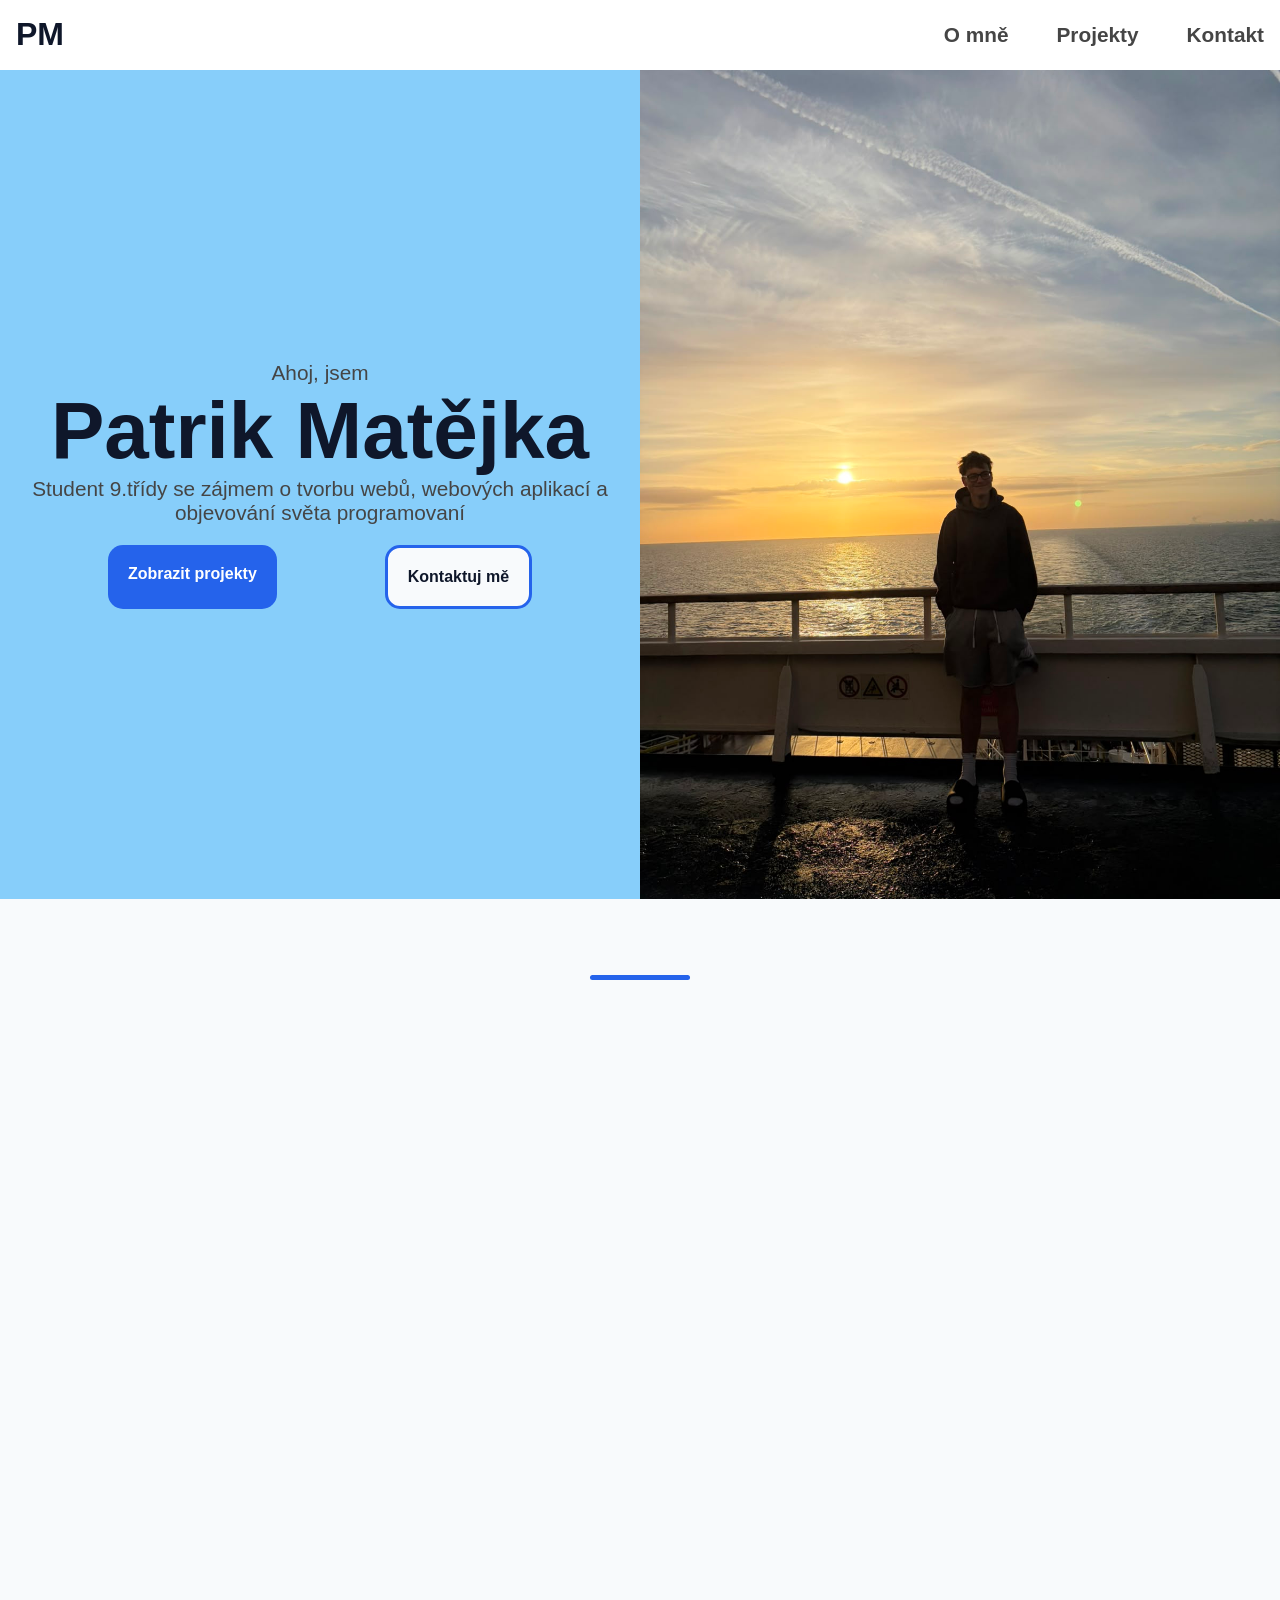
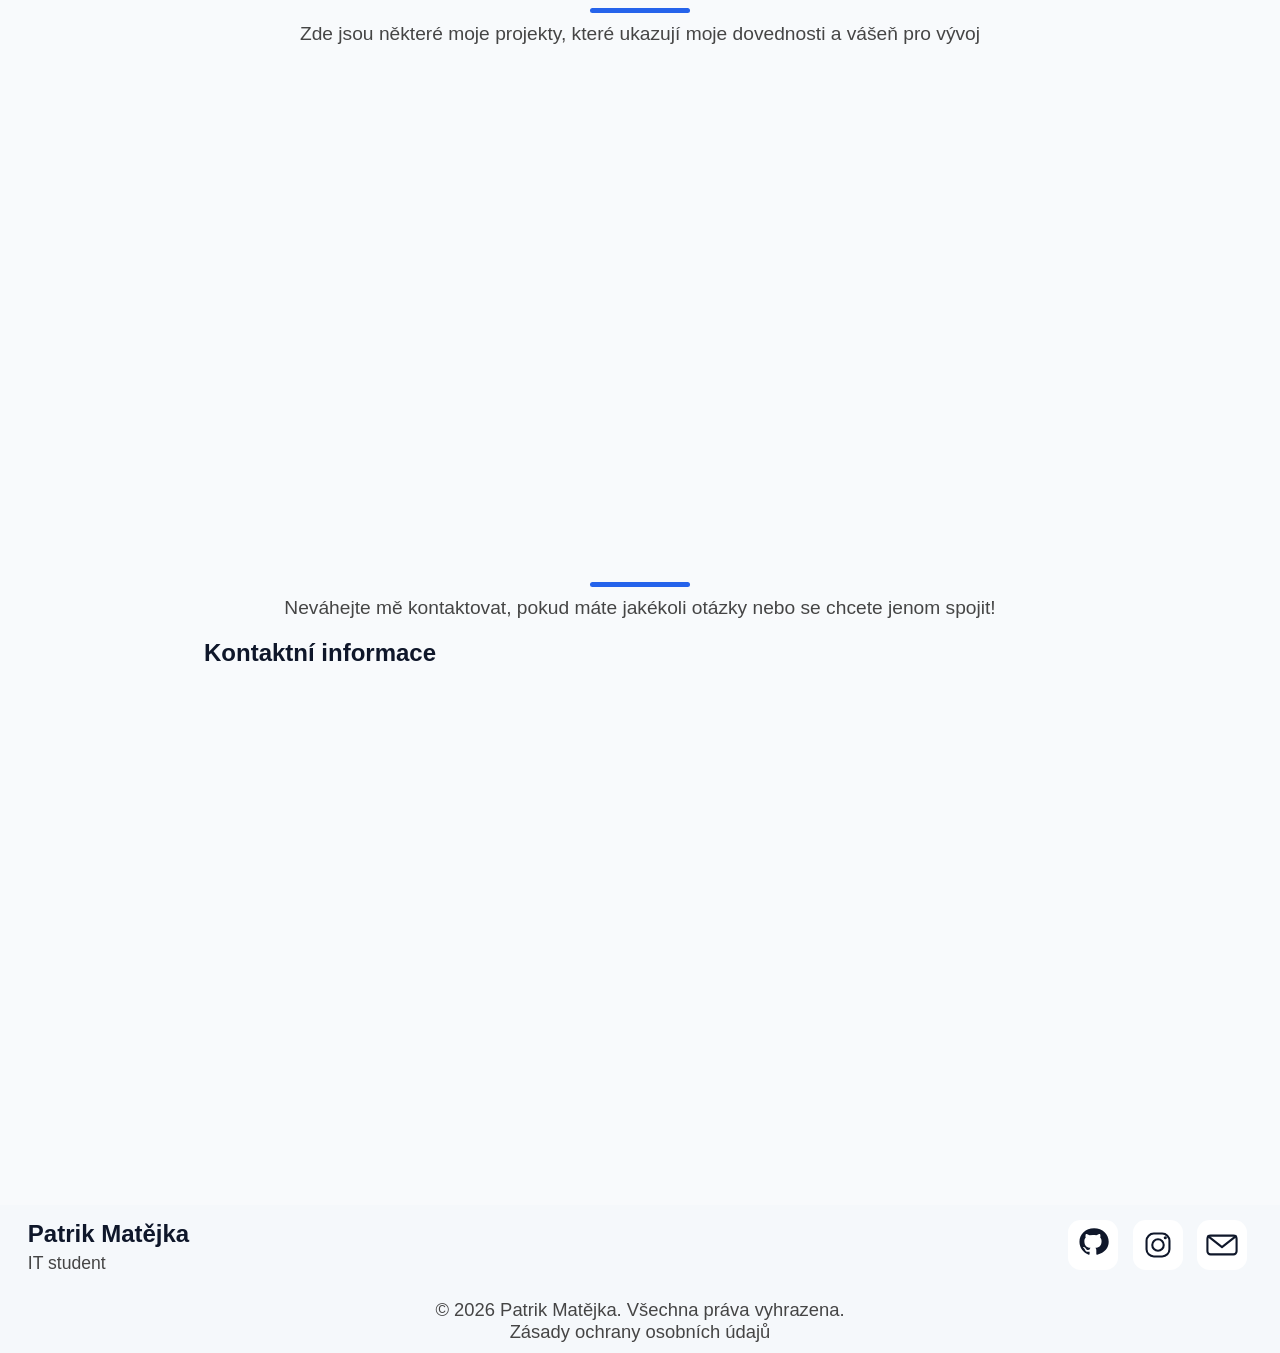
<file: index.html>
<!DOCTYPE html>
<html lang="cs">

<head>
    <meta charset="UTF-8">
    <meta name="viewport" content="width=device-width, initial-scale=1.0">
    <title>Patrik Matějka - Webový vývojář</title>
    <link rel="icon" type="image/png" href="photos-icons/favicon-96x96.png" sizes="96x96" />
    <link rel="icon" type="image/svg+xml" href="photos-icons/favicon.svg" />
    <link rel="shortcut icon" href="photos-icons/favicon.ico" />
    <link rel="apple-touch-icon" sizes="180x180" href="photos-icons/apple-touch-icon.png" />
    <meta name="apple-mobile-web-app-title" content="Patrik Matějka" />

    <!-- Umami Cloud -->
    <script defer src="https://cloud.umami.is/script.js"
        data-website-id="3ab436de-a758-4b66-95af-1b18e66c7a40"></script>

    <meta name="description"
        content="Jsem Patrik Matějka, student a webový vývojář z Prahy. Tvořím weby a webové aplikace v HTML, CSS a JavaScriptu. Podívej se na moje projekty.">
    <meta name="author" content="Patrik Matějka">
    <meta name="robots" content="index, follow">
    <link rel="canonical" href="https://patrikmatejka.cz/">

    <!-- Open Graph -->
    <meta property="og:title" content="Patrik Matějka – Webový vývojář & Programátor">
    <meta property="og:description"
        content="Student a webový vývojář z Prahy. Tvořím weby a webové aplikace v HTML, CSS a JavaScriptu.">
    <meta property="og:image" content="https://patrikmatejka.cz/photos-icons/myphoto-1.jpeg">
    <meta property="og:url" content="https://patrikmatejka.cz/">
    <meta property="og:type" content="website">
    <meta property="og:locale" content="cs_CZ">

    <!-- Twitter/X Card -->
    <meta name="twitter:card" content="summary_large_image">
    <meta name="twitter:title" content="Patrik Matějka – Webový vývojář">
    <meta name="twitter:description" content="Student a webový vývojář z Prahy. Tvořím weby a webové aplikace.">
    <meta name="twitter:image" content="https://patrikmatejka.cz/photos-icons/myphoto-1.jpeg">
    <!-- External CSS -->
    <link rel="stylesheet" href="css/style.css">
</head>

<body>
    <!-- === Navbar === -->
    <nav>
        <p><a href="#domu">PM</a></p>
        <div class="hamburger">
            <div class="bar1"></div>
            <div class="bar2"></div>
            <div class="bar3"></div>
        </div>
        <ul class="navbar-links">
            <li><a href="#omne">O mně</a></li>
            <li><a href="#portfolio">Projekty</a></li>
            <li><a href="#kontakt">Kontakt</a></li>
        </ul>
    </nav>
    <!-- === Header === -->
    <header id="domu">
        <div class="header-text">
            <p>Ahoj, jsem </p>
            <h1>Patrik Matějka</h1>
            <p>Student 9.třídy se zájmem o tvorbu webů, webových aplikací a objevování světa programovaní</p>
            <div class="btn-container-header">
                <a href="#portfolio" class="btn-to-portfolio">Zobrazit projekty</a>
                <a href="#kontakt" class="btn-to-contact">Kontaktuj mě</a>
            </div>
        </div>
        <img class="header-img" src="photos-icons/myphoto-1.jpeg" alt="Fotka Patrika Matějky">
    </header>
    <!-- === O mně === -->
    <section class="omne-container" id="omne">
        <h2 class="fade-up">O mně</h2>
        <div class="underline"></div>
        <div class="omne-content-container">
            <div class="omne-text fade-up">
                <div class="omne-text-1">
                    Jmenuji se Patrik Matějka a jsem studentem 9.třídy s vášní pro programování. Baví mě vytvářet weby a
                    interaktivní webové aplikace.
                </div>
                <div class="omne-text-1">
                    Když zrovna neprogramuji, tak hraju hry nebo jsem na baseballovém hřišti. Věřím v neustálé učení a
                    vždy hledám nové výzvy, kterým čelit.
                </div>
            </div>
            <div class="omne-cards">
                <div class="omne-card fade-up"><svg xmlns="http://www.w3.org/2000/svg" viewBox="0 0 24 24" width="48"
                        height="48">
                        <rect width="24" height="24" rx="6" fill="#e8eeff" />
                        <text x="12" y="17" text-anchor="middle" font-size="11" fill="#4466ff">&lt;/&gt;</text>
                    </svg>
                    <div class="omne-card-content">
                        <h3>Programování</h3>
                        <p>Tvorba webů a webových aplikacích</p>
                    </div>
                </div>
                <div class="omne-card fade-up"><svg xmlns="http://www.w3.org/2000/svg" viewBox="0 0 48 48" width="50"
                        height="50">
                        <rect width="48" height="48" rx="14" fill="#e8eeff" />
                        <g transform="translate(8, 12)">
                            <rect x="2" y="6" width="28" height="16" rx="8" fill="none" stroke="#2855d8"
                                stroke-width="2" />
                            <line x1="8" y1="11" x2="8" y2="17" stroke="#2855d8" stroke-width="2"
                                stroke-linecap="round" />
                            <line x1="5" y1="14" x2="11" y2="14" stroke="#2855d8" stroke-width="2"
                                stroke-linecap="round" />
                            <circle cx="22" cy="12" r="1.5" fill="#2855d8" />
                            <circle cx="25" cy="15" r="1.5" fill="#2855d8" />
                        </g>
                    </svg>
                    <div class="omne-card-content">
                        <h3>Hraní her</h3>
                        <p>Rád hraji hry jak na telefonu, tak i na počítači</p>
                    </div>
                </div>
                <div class="omne-card fade-up"><svg xmlns="http://www.w3.org/2000/svg" viewBox="0 0 48 48" width="50"
                        height="50">
                        <rect width="48" height="48" rx="14" fill="#e8eeff" />
                        <g transform="translate(10, 9)">
                            <path d="M4 2 H24 V14 C24 20 14 24 14 24 C14 24 4 20 4 14 Z" fill="none" stroke="#2855d8"
                                stroke-width="2" stroke-linejoin="round" />
                            <path d="M4 5 C4 5 0 5 0 9 C0 13 4 13 4 13" fill="none" stroke="#2855d8" stroke-width="2" />
                            <path d="M24 5 C24 5 28 5 28 9 C28 13 24 13 24 13" fill="none" stroke="#2855d8"
                                stroke-width="2" />
                            <line x1="14" y1="24" x2="14" y2="28" stroke="#2855d8" stroke-width="2"
                                stroke-linecap="round" />
                            <line x1="9" y1="28" x2="19" y2="28" stroke="#2855d8" stroke-width="2"
                                stroke-linecap="round" />
                        </g>
                    </svg>
                    <div class="omne-card-content">
                        <h3>Baseball</h3>
                        <p>Hraju za tým Tempo Praha U15</p>
                    </div>
                </div>
            </div>
        </div>
    </section>
    <!-- === Portfolio === -->
    <section class="portfolio-container" id="portfolio">
        <h2 class="fade-up">Projekty</h2>
        <div class="underline"></div>
        <p>Zde jsou některé moje projekty, které ukazují moje dovednosti a vášeň pro vývoj</p>
        <div class="portfolio-cards">
            <div class="portfolio-card fade-up">
                <img src="/photos-icons/MyWebsite.png" alt="Fotka mého osobního webu" loading="lazy">
                <div class="portfolio-card-content">
                    <h3>Můj osobní web</h3>
                    <p>Responzivní osobní web. Obsahuje kontaktní formulář napojený na Google Sheets.</p>
                    <div class="stack-container">
                        <span class="stack">HTML</span>
                        <span class="stack">CSS</span>
                        <span class="stack">JavaScript</span>
                        <span class="stack">Sheets</span>
                    </div>
                    <div class="portfolio-card-link-container">
                        <a href="https://github.com/Matejda1/MyWebsite" class="portfolio-link"
                            data-umami-event="MyWebsiteCode">
                            <svg class="link-icon" xmlns="http://www.w3.org/2000/svg" viewBox="0 0 24 24" width="20"
                                height="20" fill="currentColor">
                                <path
                                    d="M12 0C5.37 0 0 5.37 0 12c0 5.3 3.44 9.8 8.21 11.39.6.11.82-.26.82-.58v-2.03c-3.34.73-4.04-1.61-4.04-1.61-.55-1.39-1.34-1.76-1.34-1.76-1.09-.74.08-.73.08-.73 1.2.08 1.84 1.24 1.84 1.24 1.07 1.83 2.81 1.3 3.5 1 .11-.78.42-1.3.76-1.6-2.67-.3-5.47-1.33-5.47-5.93 0-1.31.47-2.38 1.24-3.22-.14-.3-.54-1.52.1-3.18 0 0 1.01-.32 3.3 1.23a11.5 11.5 0 0 1 3-.4c1.02 0 2.04.14 3 .4 2.29-1.55 3.3-1.23 3.3-1.23.64 1.66.24 2.88.12 3.18.77.84 1.23 1.91 1.23 3.22 0 4.61-2.81 5.63-5.49 5.92.43.37.82 1.1.82 2.22v3.29c0 .32.21.7.83.58C20.57 21.8 24 17.3 24 12c0-6.63-5.37-12-12-12z" />
                            </svg>
                            Kód
                        </a>
                        <a href="https://patrikmatejka.cz/" class="portfolio-link" data-umami-event="MyWebsiteDemo">
                            <svg class="link-icon" xmlns="http://www.w3.org/2000/svg" viewBox="0 0 24 24" width="20"
                                height="20" fill="none" stroke="currentColor" stroke-width="2" stroke-linecap="round"
                                stroke-linejoin="round">
                                <path d="M18 13v6a2 2 0 0 1-2 2H5a2 2 0 0 1-2-2V8a2 2 0 0 1 2-2h6" />
                                <polyline points="15 3 21 3 21 9" />
                                <line x1="10" y1="14" x2="21" y2="3" />
                            </svg>
                            Demo
                        </a>
                    </div>
                </div>
            </div>
            <div class="portfolio-card fade-up">
                <img src="/photos-icons/ElementsQuiz.png" alt="Fotka webu Elements-Quiz" loading=" lazy">
                <div class="portfolio-card-content">
                    <h3>Kvíz chemických prvků</h3>
                    <p>Interaktivní vzdělávací nástroj určený k pomoci studentům naučit se prvky a jejich značky.</p>
                    <div class="stack-container">
                        <span class="stack">HTML</span><span class="stack">CSS</span><span
                            class="stack">JavaScript</span>
                    </div>
                    <div class="portfolio-card-link-container">
                        <a href="https://github.com/Matejda1/Elements-Quiz" class="portfolio-link"
                            data-umami-event="ElementsQuizCode">
                            <svg class="link-icon" xmlns="http://www.w3.org/2000/svg" viewBox="0 0 24 24" width="20"
                                height="20" fill="currentColor">
                                <path
                                    d="M12 0C5.37 0 0 5.37 0 12c0 5.3 3.44 9.8 8.21 11.39.6.11.82-.26.82-.58v-2.03c-3.34.73-4.04-1.61-4.04-1.61-.55-1.39-1.34-1.76-1.34-1.76-1.09-.74.08-.73.08-.73 1.2.08 1.84 1.24 1.84 1.24 1.07 1.83 2.81 1.3 3.5 1 .11-.78.42-1.3.76-1.6-2.67-.3-5.47-1.33-5.47-5.93 0-1.31.47-2.38 1.24-3.22-.14-.3-.54-1.52.1-3.18 0 0 1.01-.32 3.3 1.23a11.5 11.5 0 0 1 3-.4c1.02 0 2.04.14 3 .4 2.29-1.55 3.3-1.23 3.3-1.23.64 1.66.24 2.88.12 3.18.77.84 1.23 1.91 1.23 3.22 0 4.61-2.81 5.63-5.49 5.92.43.37.82 1.1.82 2.22v3.29c0 .32.21.7.83.58C20.57 21.8 24 17.3 24 12c0-6.63-5.37-12-12-12z" />
                            </svg>
                            Kód
                        </a>
                        <a href="https://matejda1.github.io/Elements-Quiz/Vzorecky" class="portfolio-link"
                            data-umami-event="ElementsQuizDemo">
                            <svg class="link-icon" xmlns="http://www.w3.org/2000/svg" viewBox="0 0 24 24" width="20"
                                height="20" fill="none" stroke="currentColor" stroke-width="2" stroke-linecap="round"
                                stroke-linejoin="round">
                                <path d="M18 13v6a2 2 0 0 1-2 2H5a2 2 0 0 1-2-2V8a2 2 0 0 1 2-2h6" />
                                <polyline points="15 3 21 3 21 9" />
                                <line x1="10" y1="14" x2="21" y2="3" />
                            </svg>
                            Demo
                        </a>
                    </div>
                </div>
            </div>
        </div>
    </section>
    <!-- === Kontakt === -->
    <section class="contact" id="kontakt">
        <h2 class="fade-up">Kontaktujte mě</h2>
        <div class="underline"></div>
        <p>Neváhejte mě kontaktovat, pokud máte jakékoli otázky nebo se chcete jenom spojit!</p>
        <div class="contact-content-container">
            <div class="contact-content-info">
                <h3>Kontaktní informace</h3>
                <a href="mailto:info@patrikmatejka.cz" data-umami-event="ContactEmail">
                    <div class="contact-card fade-up">
                        <svg xmlns="http://www.w3.org/2000/svg" viewBox="0 0 48 48" width="50" height="50">
                            <rect width="48" height="48" rx="14" fill="#e8eeff" />
                            <rect x="10" y="14" width="28" height="20" rx="3" fill="none" stroke="#2855d8"
                                stroke-width="2" />
                            <polyline points="10,14 24,26 38,14" fill="none" stroke="#2855d8" stroke-width="2"
                                stroke-linejoin="round" />
                        </svg>
                        <div class="contact-card-content">
                            <p class="contact-card-title">Email</p>
                            <p class="contact-card-info-text">info@patrikmatejka.cz</p>
                        </div>
                    </div>
                </a>
                <a href="https://www.instagram.com/mistr_matejda/" data-umami-event="ContactInstagram">
                    <div class="contact-card fade-up">
                        <svg xmlns="http://www.w3.org/2000/svg" viewBox="0 0 48 48" width="50" height="50">
                            <rect width="48" height="48" rx="14" fill="#e8eeff" />
                            <rect x="12" y="12" width="24" height="24" rx="7" fill="none" stroke="#2855d8"
                                stroke-width="2" />
                            <circle cx="24" cy="24" r="6" fill="none" stroke="#2855d8" stroke-width="2" />
                            <circle cx="31.5" cy="16.5" r="1.5" fill="#2855d8" />
                        </svg>
                        <div class="contact-card-content">
                            <p class="contact-card-title">Instagram</p>
                            <p class="contact-card-info-text">@mistr_matejda</p>
                        </div>
                    </div>
                </a>
                <a href="https://discord.gg/YFD2nmJeun" data-umami-event="ContactDiscord">
                    <div class="contact-card fade-up">
                        <svg xmlns="http://www.w3.org/2000/svg" viewBox="0 0 48 48" width="50" height="50">
                            <rect width="48" height="48" rx="14" fill="#e8eeff" />
                            <path
                                d="M24 12 C16 12 10 17 10 23 C10 27 12.5 30.5 17 32.5 L15 37 L22 34 C22.6 34.1 23.3 34.2 24 34.2 C32 34.2 38 29.2 38 23 C38 17 32 12 24 12 Z"
                                fill="none" stroke="#2855d8" stroke-width="2" stroke-linejoin="round" />
                        </svg>
                        <div class="contact-card-content">
                            <p class="contact-card-title">Discord</p>
                            <p class="contact-card-info-text">Připojit se na server</p>
                        </div>
                    </div>
                </a>
            </div>
            <div class="contact-form fade-up">
                <h3>Pošlete mi zprávu</h3>
                <form id="contact-form" method="post"
                    action="https://script.google.com/macros/s/AKfycbztQ-FtQQVU8nVSFW3nw4bWiUqEK07-Dh3P06Pc-l7htxsN2pTFbWl1QO2HwCTyJEe8/exec">
                    <div>
                        <label for="name">Jméno</label>
                        <input id="name-input" class="input-js" name="name" type="text" placeholder="Vaše jméno"
                            required>
                    </div>
                    <div>
                        <label for="email">Email</label>
                        <input id="email-input" class="input-js" name="email" type="email"
                            placeholder="vas.email@priklad.cz" required>
                    </div>
                    <div>
                        <label for="message">Zpráva</label>
                        <textarea id="message-input" class="input-js" name="message"
                            placeholder="Vaše zpráva..."></textarea>
                    </div>
                    <input type="text" name="honeypot" id="honeypot" style="display: none;" tabindex="-1"
                        autocomplete="off">
                    <button id="submitBtn" type="submit" data-umami-event="ContactSubmit">Odeslat zprávu</button>
                </form>
            </div>
        </div>
    </section>
    <!-- === Footer === -->
    <footer>
        <div class="footer-content">
            <div class="footer-content-text">
                <h3>Patrik Matějka</h3>
                <p>IT student</p>
            </div>
            <div class="footer-content-icons">
                <a href="https://github.com/Matejda1" data-umami-event="FooterGithub">
                    <svg xmlns="http://www.w3.org/2000/svg" viewBox="0 0 48 48" width="50" height="50">
                        <rect width="48" height="48" rx="12" fill="#f1f3f5" />
                        <path transform="translate(11, 8) scale(1.08)"
                            d="M13 0C5.37 0 0 5.37 0 12c0 5.3 3.44 9.8 8.21 11.39.6.11.82-.26.82-.58v-2.03c-3.34.73-4.04-1.61-4.04-1.61-.55-1.39-1.34-1.76-1.34-1.76-1.09-.74.08-.73.08-.73 1.2.08 1.84 1.24 1.84 1.24 1.07 1.83 2.81 1.3 3.5 1 .11-.78.42-1.3.76-1.6-2.67-.3-5.47-1.33-5.47-5.93 0-1.31.47-2.38 1.24-3.22-.14-.3-.54-1.52.1-3.18 0 0 1.01-.32 3.3 1.23a11.5 11.5 0 0 1 3-.4c1.02 0 2.04.14 3 .4 2.29-1.55 3.3-1.23 3.3-1.23.64 1.66.24 2.88.12 3.18.77.84 1.23 1.91 1.23 3.22 0 4.61-2.81 5.63-5.49 5.92.43.37.82 1.1.82 2.22v3.29c0 .32.21.7.83.58C22.57 21.8 26 17.3 26 12 26 5.37 20.63 0 13 0z"
                            fill="#0F172A" />
                    </svg>
                </a>
                <a href="https://www.instagram.com/mistr_matejda/" data-umami-event="FooterInstagram">
                    <svg xmlns="http://www.w3.org/2000/svg" viewBox="0 0 48 48" width="50" height="50">
                        <rect width="48" height="48" rx="12" fill="#f1f3f5" />
                        <rect x="13" y="13" width="22" height="22" rx="7" fill="none" stroke="#0F172A"
                            stroke-width="2" />
                        <circle cx="24" cy="24" r="5.5" fill="none" stroke="#0F172A" stroke-width="2" />
                        <circle cx="31" cy="17" r="1.5" fill="#0F172A" />
                    </svg>
                </a>
                <a href="mailto:info@patrikmatejka.cz" data-umami-event="FooterEmail">
                    <svg xmlns="http://www.w3.org/2000/svg" viewBox="0 0 48 48" width="50" height="50">
                        <rect width="48" height="48" rx="12" fill="#f1f3f5" />
                        <rect x="10" y="15" width="28" height="18" rx="3" fill="none" stroke="#0F172A"
                            stroke-width="2" />
                        <polyline points="10,15 24,26 38,15" fill="none" stroke="#0F172A" stroke-width="2"
                            stroke-linejoin="round" />
                    </svg>
                </a>
            </div>
        </div>
        <div class="footer-oficials">
            <p>© <span class="footer-year"></span> Patrik Matějka. Všechna práva vyhrazena.</p>
            <a href="Privacy-policy.html" data-umami-event="FooterPrivacyPolicy">Zásady ochrany osobních údajů</a>
        </div>
    </footer>

    <!-- Alert -->
    <div class="alert" style="display: none;">
        <div class="all-contentA">
            <h2 class="titleA"></h2>
            <div class="contentA">
                <p class="text"></p>
                <button class="confirmABtn"></button>
            </div>
        </div>
    </div>

    <script src="js/main.js" defer></script>

    <script type="application/ld+json">
        {
        "@context": "https://schema.org",
        "@type": "Person",
        "name": "Patrik Matějka",
        "url": "https://www.patrikmatejka.cz",
        "email": "info@patrikmatejka.cz",
        "jobTitle": "Webový vývojář",
        "description": "Student a webový vývojář z Prahy se zaměřením na HTML, CSS a JavaScript.",
        "sameAs": [
            "https://github.com/Matejda1",
            "https://www.instagram.com/mistr_matejda/"
        ]
    }
    </script>
</body>

</html>
</file>
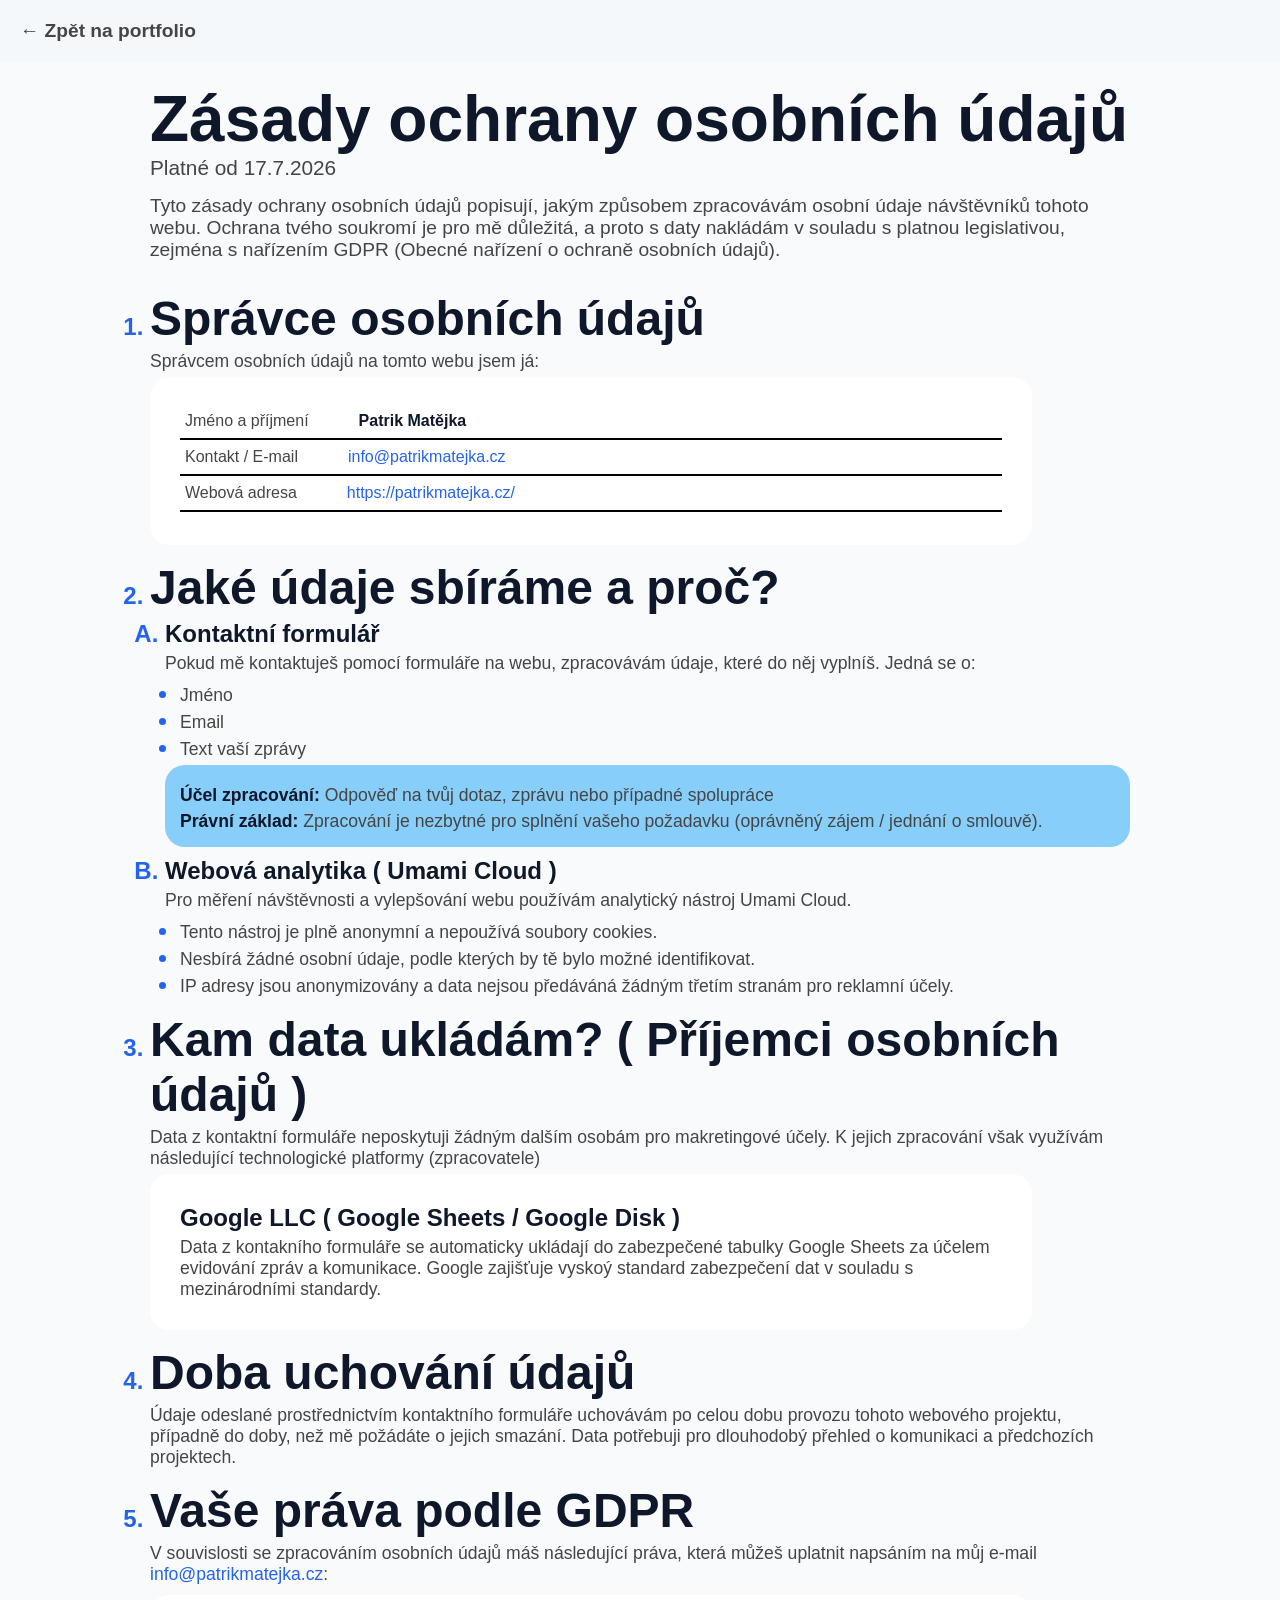
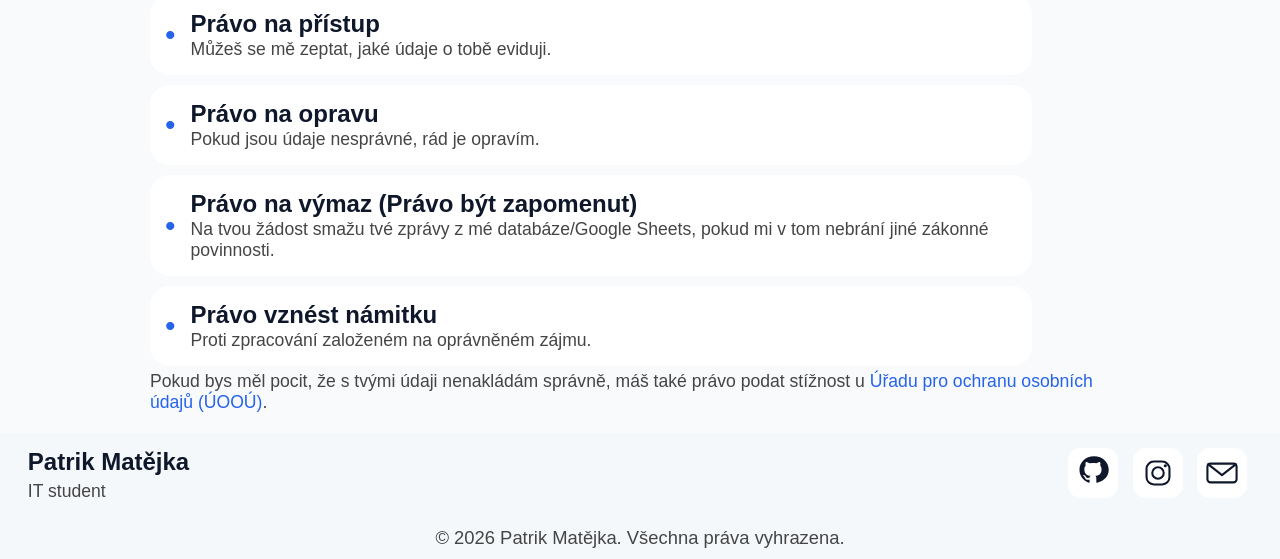
<file: Privacy-policy.html>
<!DOCTYPE html>
<html lang="en">

<head>
    <meta charset="UTF-8">
    <meta name="viewport" content="width=device-width, initial-scale=1.0">
    <title>Privacy-policy</title>
    <link rel="icon" type="image/png" href="photos-icons/favicon-96x96.png" sizes="96x96" />
    <link rel="icon" type="image/svg+xml" href="photos-icons/favicon.svg" />
    <link rel="shortcut icon" href="photos-icons/favicon.ico" />
    <link rel="apple-touch-icon" sizes="180x180" href="photos-icons/apple-touch-icon.png" />
    <meta name="apple-mobile-web-app-title" content="Patrik Matějka" />

    <link rel="stylesheet" href="css/privacy-policy.css">
</head>

<body>
    <nav>
        <a href="https://patrikmatejka.cz/">← Zpět na portfolio</a>
    </nav>
    <section>
        <div>
            <h1>Zásady ochrany osobních údajů</h1>
            <p class="fromDate">Platné od 17.7.2026</p>
            <p class="titleText">Tyto zásady ochrany osobních údajů popisují, jakým způsobem zpracovávám osobní údaje
                návštěvníků tohoto
                webu.
                Ochrana tvého soukromí je pro mě důležitá, a proto s daty nakládám v souladu s platnou legislativou,
                zejména
                s
                nařízením GDPR (Obecné nařízení o ochraně osobních údajů).</p>

            <ol>
                <li class="firstItem">
                    <h2>Správce osobních údajů</h2>
                    <p>Správcem osobních údajů na tomto webu jsem já:</p>
                    <div>
                        <div>
                            <p>Jméno a příjmení</p>
                            <p><strong>Patrik Matějka</strong></p>
                        </div>
                        <hr>
                        <div>
                            <p>Kontakt / E-mail</p>
                            <a href="mailto:info@patrikmatejka.cz">info@patrikmatejka.cz</a>
                        </div>
                        <hr>
                        <div>
                            <p>Webová adresa</p>
                            <a href="https://patrikmatejka.cz/">https://patrikmatejka.cz/</a>
                        </div>
                        <hr>
                    </div>
                </li>
                <li class="secondItem">
                    <h2>Jaké údaje sbíráme a proč?</h2>
                    <ol style="list-style-type: upper-alpha;">
                        <li class="firstInSecond">
                            <h4>Kontaktní formulář</h4>
                            <p>Pokud mě kontaktuješ pomocí formuláře na webu, zpracovávám údaje, které do něj vyplníš.
                                Jedná se o:</p>
                            <ul>
                                <li>Jméno</li>
                                <li>Email</li>
                                <li>Text vaší zprávy</li>
                            </ul>
                            <div>
                                <p><strong>Účel zpracování:</strong> Odpověď na tvůj dotaz, zprávu nebo případné
                                    spolupráce
                                </p>
                                <p><strong>Právní základ:</strong> Zpracování je nezbytné pro splnění vašeho požadavku
                                    (oprávněný zájem / jednání o smlouvě).</p>
                            </div>
                        </li>
                        <li class="secondInSecond">
                            <h4>Webová analytika ( Umami Cloud )</h4>
                            <p>Pro měření návštěvnosti a vylepšování webu používám analytický nástroj Umami Cloud.</p>
                            <ul>
                                <li>Tento nástroj je plně anonymní a nepoužívá soubory cookies.</li>
                                <li>Nesbírá žádné osobní údaje, podle kterých by tě bylo možné identifikovat.</li>
                                <li>IP adresy jsou anonymizovány a data nejsou předáváná žádným třetím stranám pro
                                    reklamní
                                    účely.</li>
                            </ul>
                        </li>
                    </ol>
                </li>
                <li class="thirdItem">
                    <h2>Kam data ukládám? ( Příjemci osobních údajů )</h2>
                    <p>Data z kontaktní formuláře neposkytuji žádným dalším osobám pro makretingové účely. K jejich
                        zpracování
                        však využívám následující technologické platformy (zpracovatele)</p>
                    <div>
                        <h4>Google LLC ( Google Sheets / Google Disk )</h4>
                        <p>Data z kontakního formuláře se automaticky ukládají do zabezpečené tabulky Google Sheets za
                            účelem
                            evidování zpráv a komunikace. Google zajišťuje vyskoý standard zabezpečení dat v souladu s
                            mezinárodními standardy.</p>
                    </div>
                </li>
                <li class="fourthItem">
                    <h2>Doba uchování údajů</h2>
                    <p>Údaje odeslané prostřednictvím kontaktního formuláře uchovávám po celou dobu provozu tohoto
                        webového
                        projektu, případně do doby, než mě požádáte o jejich smazání. Data potřebuji pro dlouhodobý
                        přehled o
                        komunikaci a předchozích projektech.</p>
                </li>
                <li class="fifthItem">
                    <h2>Vaše práva podle GDPR</h2>
                    <p>V souvislosti se zpracováním osobních údajů máš následující práva, která můžeš uplatnit napsáním
                        na
                        můj
                        e-mail <a href="mailto:info@patrikmatejka.cz">info@patrikmatejka.cz</a>:</p>
                    <ul>
                        <li>
                            <div>
                                <h4>Právo na přístup</h4>
                                <p>Můžeš se mě zeptat, jaké údaje o tobě eviduji.</p>
                            </div>
                        </li>
                        <li>
                            <div>
                                <h4>Právo na opravu</h4>
                                <p>Pokud jsou údaje nesprávné, rád je opravím.</p>
                            </div>
                        </li>
                        <li>
                            <div>
                                <h4>Právo na výmaz (Právo být zapomenut)</h4>
                                <p>Na tvou žádost smažu tvé zprávy z mé databáze/Google Sheets, pokud mi v tom nebrání
                                    jiné zákonné povinnosti.</p>
                            </div>
                        </li>
                        <li>
                            <div>
                                <h4>Právo vznést námitku</h4>
                                <p>Proti zpracování založeném na oprávněném zájmu.</p>
                            </div>
                        </li>
                    </ul>
                    <p class="SecondTextInFifth">Pokud bys měl pocit, že s tvými údaji nenakládám správně, máš také
                        právo podat stížnost u <a href="https://uoou.gov.cz/">Úřadu pro ochranu osobních údajů
                            (ÚOOÚ)</a>.</p>
                </li>
            </ol>
        </div>
    </section>
    <!-- === Footer === -->
    <footer>
        <div class="footer-content">
            <div class="footer-content-text">
                <h3>Patrik Matějka</h3>
                <p>IT student</p>
            </div>
            <div class="footer-content-icons">
                <a href="https://github.com/Matejda1">
                    <svg xmlns="http://www.w3.org/2000/svg" viewBox="0 0 48 48" width="50" height="50">
                        <rect width="48" height="48" rx="12" fill="#f1f3f5" />
                        <path transform="translate(11, 8) scale(1.08)"
                            d="M13 0C5.37 0 0 5.37 0 12c0 5.3 3.44 9.8 8.21 11.39.6.11.82-.26.82-.58v-2.03c-3.34.73-4.04-1.61-4.04-1.61-.55-1.39-1.34-1.76-1.34-1.76-1.09-.74.08-.73.08-.73 1.2.08 1.84 1.24 1.84 1.24 1.07 1.83 2.81 1.3 3.5 1 .11-.78.42-1.3.76-1.6-2.67-.3-5.47-1.33-5.47-5.93 0-1.31.47-2.38 1.24-3.22-.14-.3-.54-1.52.1-3.18 0 0 1.01-.32 3.3 1.23a11.5 11.5 0 0 1 3-.4c1.02 0 2.04.14 3 .4 2.29-1.55 3.3-1.23 3.3-1.23.64 1.66.24 2.88.12 3.18.77.84 1.23 1.91 1.23 3.22 0 4.61-2.81 5.63-5.49 5.92.43.37.82 1.1.82 2.22v3.29c0 .32.21.7.83.58C22.57 21.8 26 17.3 26 12 26 5.37 20.63 0 13 0z"
                            fill="#0F172A" />
                    </svg>
                </a>
                <a href="https://www.instagram.com/mistr_matejda/">
                    <svg xmlns="http://www.w3.org/2000/svg" viewBox="0 0 48 48" width="50" height="50">
                        <rect width="48" height="48" rx="12" fill="#f1f3f5" />
                        <rect x="13" y="13" width="22" height="22" rx="7" fill="none" stroke="#0F172A"
                            stroke-width="2" />
                        <circle cx="24" cy="24" r="5.5" fill="none" stroke="#0F172A" stroke-width="2" />
                        <circle cx="31" cy="17" r="1.5" fill="#0F172A" />
                    </svg>
                </a>
                <a href="mailto:info@patrikmatejka.cz">
                    <svg xmlns="http://www.w3.org/2000/svg" viewBox="0 0 48 48" width="50" height="50">
                        <rect width="48" height="48" rx="12" fill="#f1f3f5" />
                        <rect x="10" y="15" width="28" height="18" rx="3" fill="none" stroke="#0F172A"
                            stroke-width="2" />
                        <polyline points="10,15 24,26 38,15" fill="none" stroke="#0F172A" stroke-width="2"
                            stroke-linejoin="round" />
                    </svg>
                </a>
            </div>
        </div>
        <div class="footer-oficials">
            <p>© <span class="footer-year"></span> Patrik Matějka. Všechna práva vyhrazena.</p>
        </div>
    </footer>

    <script>
        // Footer
        let year = new Date().getFullYear();
        const footerYear = document.querySelector(".footer-year");
        footerYear.innerHTML = year;
    </script>
</body>

</html>
</file>
<file: css/style.css>
* {
    margin: 0;
    padding: 0;
    box-sizing: border-box;
}

/* Fonts */
@import url('https://fonts.googleapis.com/css2?family=Poppins:wght@400;500;600;700&family=Inter:wght@400;500;600;700&display=swap');

:root {
    --background-white: #F8FAFC;
    --background-normal-white: #fff;
    --background-grey: #F5F8FB;
    --text-dark: #0F172A;
    --text-grey: #454545;
    --text-white: #fff;
    --primary-blue: #2563EB;
    --secondary-blue: #38BDF8;
    --background-blue: #87CEFA;
    --footer-background: #F5F8FB;
    --heading-font: "Poppins", sans-serif;
    --text-font: "Inter", sans-serif;
    --transition-main: 0.4s;
    --transition-secondary: 0.2s;
}

h1,
h2,
h3,
h4,
h5,
h6 {
    font-family: var(--heading-font);
}

h2 {
    font-size: 3rem;
    padding-top: 15px;
}

body {
    font-family: var(--text-font);
    padding-top: 70px;
    position: relative;
}

ul {
    list-style: none;
}

a {
    text-decoration: none;
}

/* Reusable elemets */
.underline {
    width: 100px;
    height: 5px;
    margin: 6px 0;
    background-color: var(--primary-blue);
    margin-left: auto;
    margin-right: auto;
    border-radius: 5px;
}

.fade-up {
    opacity: 0;
    transform: translateY(40px);
    animation: fadeUp ease forwards;
    animation-timeline: view();
    animation-range: entry 0% cover 40%;
}

@keyframes fadeUp {
    from {
        opacity: 0;
        transform: translateY(40px);
    }

    to {
        opacity: 1;
        transform: translateY(0);
    }
}

/* Alert */
.alert {
    position: fixed;
    top: 0;
    left: 0;
    right: 0;
    bottom: 0;
    display: flex;
    align-items: center;
    justify-content: center;
    background-color: rgba(0, 0, 0, 0.5);
}

.all-contentA {
    background: var(--background-normal-white);
    padding: 10px;
    padding-top: 30px;
    padding-bottom: 30px;
    border-radius: 10px;
    width: 300px;
    text-align: center;
}

.alert>.all-contentA>.titleA {
    font-size: 1.5rem;
    font-weight: 700;
    color: var(--text-dark);
}

.alert>.all-contentA>.contentA {
    margin-top: 10px;
    font-size: 1rem;
    font-weight: 500;
    color: var(--text-grey);
}

.alert>.all-contentA>.contentA>.confirmABtn {
    margin-top: 10px;
    margin-bottom: 5px;
    padding: 10px;
    background-color: var(--background-blue);
    border: none;
    border-radius: 10px;
    font-size: 1.1rem;
    font-weight: bold;
    color: var(--text-white);
}


/* Navbar */
nav {
    background-color: var(--background-normal-white);
    display: flex;
    justify-content: space-between;
    padding: 1rem;
    font-weight: bold;
    font-size: 1.3rem;
    align-items: center;
    position: fixed;
    top: 0;
    width: 100%;
    overflow: hidden;
    z-index: 9999;
    transition: var(--transition-main);
}


.navbar-links>li>a {
    color: var(--text-grey);
}

nav>p:hover>a,
.navbar-links>li:hover>a {
    color: var(--primary-blue);
    cursor: pointer;
}

.navbar-links {
    display: flex;
    gap: 3rem;
}

nav>p>a {
    font-family: var(--heading-font);
    color: var(--text-dark);
    font-size: 2rem;
}

.hamburger {
    display: none;
    cursor: pointer;
    width: 34px;
}

.bar1,
.bar2,
.bar3 {
    width: 35px;
    height: 5px;
    margin: 6px 0;
    transition: var(--transition-main);
    background-color: var(--primary-blue);
}

.change .bar1 {
    transform: translate(0, 11px) rotate(-45deg);
}

.change .bar2 {
    opacity: 0;
}

.change .bar3 {
    transform: translate(0, -11px) rotate(45deg);
}

@media (max-width: 768px) {
    nav {
        flex-wrap: wrap;
    }

    .hamburger {
        display: inline-block;
        flex-wrap: wrap;
    }

    .navbar-links {
        display: none;
        flex-basis: 100%;
        flex-wrap: wrap;
    }

    .navbar-links li {
        flex-basis: 100%;
    }

    .navbar-links a {
        text-align: center;
    }
}

/* Heading */
header {
    display: grid;
    position: relative;
    min-height: calc(100vh - 71px);
    grid-template-columns: 50% 50%;
    background-color: var(--background-white);
}

.header-text {
    display: flex;
    flex-direction: column;
    justify-content: center;
    text-align: center;
    background-color: var(--background-blue);
}

.header-text>p {
    color: var(--text-grey);
    font-size: 1.3rem;
    transition: var(--transition-secondary);
}

.header-text>h1 {
    color: var(--text-dark);
    font-size: 5rem;
    transition: var(--transition-main);
}

.btn-container-header {
    display: flex;
    margin-top: 20px;
    justify-content: space-evenly;
    transition: var(--transition-secondary);
}

.btn-to-portfolio {
    height: auto;
    width: auto;
    padding: 20px;
    border-radius: 15px;
    background-color: var(--primary-blue);
    font-weight: bold;
}

.btn-to-portfolio:hover {
    cursor: pointer;
    background-color: var(--secondary-blue);
    transition: var(--transition-main);
}

.btn-to-portfolio:hover {
    color: var(--text-dark);
}

.btn-to-portfolio {
    color: var(--text-white);
}

.btn-to-contact {
    background-color: var(--background-white);
    height: auto;
    width: auto;
    padding: 20px;
    border-radius: 15px;
    font-weight: bold;
    border: solid var(--primary-blue);
}

.btn-to-contact {
    color: var(--text-dark);
}

.btn-to-contact:hover {
    cursor: pointer;
    border: 4px solid var(--secondary-blue);
    transition: var(--transition-main);
}

.header-img {
    width: 100%;
    height: calc(100vh - 71px);
    object-fit: cover;
    object-position: center;
}

@media (max-width: 768px) {
    header {
        grid-template-columns: 100%;
    }

    .header-text {
        height: calc(100vh - 71px);
        align-items: center;
    }

    .btn-container-header {
        width: 50%;
    }

    .btn-to-portfolio,
    .btn-to-contact {
        margin-top: 10px;
    }

    .header-img {
        height: 90vh;
    }
}

@media (max-width: 600px) {
    .btn-container-header {
        flex-direction: column;
    }
}

/* O mne */
.omne-container {
    text-align: center;
    background-color: var(--background-white);
    width: 100%;
    height: auto;
    padding-bottom: 60px;
    z-index: 9999;
}

.omne-content-container {
    display: grid;
    grid-template-columns: 50% 50%;
    margin-left: auto;
    margin-right: auto;
    width: 70%;
}

.omne-text {
    padding: 40px;
}

.omne-text-1 {
    text-align: start;
    padding: 30px;
    color: var(--text-grey);
    font-weight: 500;
    font-size: 1.4rem;
    letter-spacing: 0.5px;
    word-spacing: 1.5px;
}

.omne-cards {
    display: flex;
    flex-direction: column;
    justify-content: center;
}

.omne-card {
    display: flex;
    max-width: 550px;
    height: auto;
    background-color: var(--background-normal-white);
    padding: 20px;
    margin-top: 10px;
    align-items: center;
    border: solid 2px var(--primary-blue);
    border-radius: 15px;
}

.omne-card:hover {
    border: solid 2px var(--secondary-blue);
    padding: 25px;
    transition: var(--transition-secondary);
    cursor: pointer;
}

.omne-card-content {
    text-align: start;
    margin-left: 10px;
}

.omne-card-content>h3 {
    font-size: 1.2rem;
}

.omne-card-content>p {
    color: var(--text-grey);
    font-size: 1.1rem;
}

@media (max-width: 1200px) {
    .omne-content-container {
        width: 100%;
    }

    .omne-text-1 {
        padding: 0;
        padding-top: 30px;
    }
}

@media (max-width: 768px) {
    .omne-content-container {
        grid-template-columns: 100%;
    }

    .omne-cards {
        align-items: center;
    }

    .omne-card {
        width: 90%;
    }
}

/* Portfolio */
.portfolio-container {
    text-align: center;
    height: auto;
    background-color: var(--background-white);
}

.portfolio-container>p {
    color: var(--text-grey);
    font-size: 1.2rem;
    margin-top: 10px;
    margin-bottom: 20px;
}

.portfolio-cards {
    display: flex;
    flex-wrap: wrap;
    justify-content: center;
}

.portfolio-card {
    max-width: 300px;
    width: fit-content;
    margin: 30px;
    border-radius: 21px;
    background-color: var(--background-normal-white);
    text-align: start;
}

.portfolio-card:hover {
    border: solid 2px var(--secondary-blue);
    border-radius: 21px;
    transition: var(--transition-main);
    cursor: pointer;
    transition: var(--transition-secondary);
}

.portfolio-card:hover>.portfolio-card-content {
    padding: 7px;
    transition: var(--transition-main);
}

.portfolio-card>img {
    border-radius: 20px;
    width: 100%;
    height: 200px;
}

.portfolio-card-content {
    padding: 5px;
}

.portfolio-card-content>h3 {
    font-size: 1.5rem;
    color: var(--text-dark);
}

.portfolio-card-content>p {
    color: var(--text-grey);
    font-size: 1.2rem;
    margin-top: 5px;
}

.stack-container {
    margin-top: 10px;
}

.stack {
    margin: 5px;
    padding: 5px;
    background-color: var(--background-blue);
    width: fit-content;
    border-radius: 15px;
    color: var(--primary-blue);
    font-size: 0.9rem;
}

.portfolio-card-link-container {
    display: flex;
    gap: 10px;
    margin: 10px;
}

.portfolio-link {
    display: flex;
    align-items: center;
    gap: 6px;
    color: var(--text-grey);
    transition: var(--transition-secondary);
}

.portfolio-link:hover {
    color: var(--primary-blue);
}

@media (max-width: 768px) {
    .portfolio-container {
        padding-top: var(--omne-height);
    }
}

/* Kontakt */
.contact {
    text-align: center;
    background-color: var(--background-white);
    padding-bottom: 20px;
}

.contact>h2 {
    color: var(--text-dark);
}

.contact>p {
    color: var(--text-grey);
    font-size: 1.2rem;
    margin-top: 10px;
    margin-bottom: 20px;
}

.contact-content-container {
    display: grid;
    grid-template-columns: 50% 50%;
}

.contact-content-info>h3,
.contact-form>h3 {
    color: var(--text-dark);
    font-size: 1.5rem;
}

.contact-card {
    display: flex;
    margin: 15px;
    padding: 20px;
    background-color: var(--background-normal-white);
    width: 420px;
    margin-left: auto;
    margin-right: auto;
    align-items: center;
    border-radius: 20px;
    border: 2px solid var(--primary-blue);
}

.contact-card:hover {
    border: 2px solid var(--secondary-blue);
    transition: var(--transition-secondary);
}

.contact-card-content {
    text-align: start;
    margin-left: 20px;
    padding-right: 100px;
}

.contact-card-title {
    color: var(--text-grey);
    font-size: 1.2rem;
    margin-bottom: 2px;
}

.contact-card-info-text {
    color: var(--text-dark);
    font-size: 1.3rem;
}

.contact-form {
    width: 500px;
    height: fit-content;
    padding-left: 60px;
    padding-right: 60px;
    padding-top: 40px;
    padding-bottom: 20px;
    height: fit-content;
    background-color: var(--background-normal-white);
    border-radius: 20px;
    margin-left: auto;
    margin-right: auto;
}

.contact-form>h3 {
    margin-bottom: 20px;
    color: var(--text-dark);
}

.contact-form>form {
    display: flex;
    flex-direction: column;
    gap: 20px;
    height: fit-content;
}

.contact-form>form>div {
    display: flex;
    flex-direction: column;
    gap: 5px;
    align-items: start;
}

.contact-form>form>div>label {
    color: var(--text-grey);
    font-size: 1.1rem;
    margin-left: 5px;
}

.contact-form>form>div>input,
.contact-form>form>div>textarea {
    width: 100%;
    height: 50px;
    border-radius: 10px;
    border: 1.5px solid var(--primary-blue);
    outline: none;
    padding: 5px;
    font-size: 16px;
}

.contact-form>form>div>input:focus,
.contact-form>form>div>textarea:focus {
    border: 1.5px solid var(--secondary-blue);
}

.contact-form>form>div>input::placeholder,
.contact-form>form>div>textarea::placeholder {
    color: var(--text-grey);
    font-family: var(--text-font);
    font-size: 1.05rem;
}

.contact-form>form>div>input:not(:placeholder-shown),
.contact-form>form>div>textarea:not(:placeholder-shown) {
    color: var(--text-dark);
    font-size: 1.1rem;
    background-color: #E8F0FE;
}

.contact-form input.touched:valid,
.contact-form textarea.touched:not(:placeholder-shown) {
    background-color: #E8F0FE;
}

.contact-form input.touched:invalid {
    background-color: #fff0f0;
    border-color: #ef4444;
}

.contact-form>form>div>textarea {
    width: 100%;
    height: 150px;
    resize: none;
}

.contact-form>form>div>textarea {
    padding: 10px;
}

.contact-form>form>button {
    width: 100%;
    height: 50px;
    border-radius: 10px;
    background-color: #D3D3D3;
    border: 1px solid #D3D3D3;
    color: var(--text-white);
    font-size: 1.3rem;
    font-weight: bold;
}

.contact-form>form:valid>button {
    background-color: var(--primary-blue);
    border: 1px solid var(--primary-blue);
    cursor: pointer;
}

@media (max-width: 850px) {
    .contact-content-container {
        grid-template-columns: 100%;
    }

    .contact-card {
        width: 90%;
    }

    .contact-card-content {
        padding-right: 50px;
    }

    .contact-form {
        margin-top: 20px;
        width: 90%;
    }
}

@media (max-width: 450px) {
    .contact-card {
        width: 90%;
    }

    .contact-form {
        width: 90%;
        padding-left: 30px;
        padding-right: 30px;
    }
}

/* Footer */
footer {
    background-color: var(--background-grey);
}

.footer-content {
    display: flex;
    width: 98%;
    margin-left: auto;
    margin-right: auto;
    justify-content: space-between;
    padding: 15px;
}

.footer-content-text>h3 {
    font-size: 1.5rem;
    color: var(--text-dark);
}

.footer-content-text>p {
    color: var(--text-grey);
    margin-top: 5px;
    font-size: 1.1rem;
}

.footer-content-icons>a {
    padding: 5px;
}

.footer-content-icons>a>svg>rect {
    fill: var(--background-normal-white);
}

.footer-content-icons>a:hover>svg>rect {
    fill: var(--background-blue);
    transition: var(--transition-secondary);
}

.footer-oficials {
    text-align: center;
    padding: 10px;
    font-size: 1.15rem;
    color: var(--text-grey);
}

.footer-oficials>a {
    color: var(--text-grey);
}

.footer-oficials>a:hover {
    color: var(--secondary-blue);
    text-decoration: underline;
    transition: var(--transition-secondary);
}

@media (max-width: 768px) {
    .footer-content {
        flex-direction: column;
    }

    .footer-content-text {
        text-align: center;
    }

    .footer-content-icons {
        margin-left: auto;
        margin-right: auto;
        margin-top: 15px;
    }
}
</file>
<file: css/privacy-policy.css>
* {
    margin: 0;
    padding: 0;
    box-sizing: border-box;
}

/* Fonts */
@import url('https://fonts.googleapis.com/css2?family=Poppins:wght@400;500;600;700&family=Inter:wght@400;500;600;700&display=swap');

:root {
    --background-white: #F8FAFC;
    --background-normal-white: #fff;
    --background-grey: #F5F8FB;
    --text-dark: #0F172A;
    --text-grey: #454545;
    --text-white: #fff;
    --primary-blue: #2563EB;
    --secondary-blue: #38BDF8;
    --background-blue: #87CEFA;
    --footer-background: #F5F8FB;
    --heading-font: "Poppins", sans-serif;
    --text-font: "Inter", sans-serif;
    --transition-main: 0.4s;
    --transition-secondary: 0.2s;
}

h1,
h2,
h3,
h4,
h5,
h6 {
    font-family: var(--heading-font);
    color: var(--text-dark);
}


h1 {
    font-size: 4rem;
}

h2 {
    font-size: 3rem;
    padding-top: 15px;
}

h4 {
    font-size: 1.5rem;
}

body {
    font-family: var(--text-font);
}

ul {
    list-style-type: disc;
}

li::marker {
    color: var(--primary-blue);
    font-size: 1.5rem;
    font-weight: bold;
}

a {
    text-decoration: none;
}

p {
    color: var(--text-grey);
}

p strong {
    color: var(--text-dark);
}

/* Nav */
nav {
    width: 100%;
    height: fit-content;
    padding: 20px;
    background-color: var(--background-grey);
}

nav>a {
    font-size: 1.2rem;
    color: var(--text-grey);
    font-weight: bold;
}

nav>a:hover {
    color: var(--primary-blue);
    transition: var(--transition-secondary);
}

/* Main content */
section {
    background-color: var(--background-white);
    padding: 10px;
}

section>div {
    margin-left: auto;
    margin-right: auto;
    width: clamp(150px, 90%, 1000px);
    padding: 10px;
}

.fromDate {
    font-size: 1.3rem;
}

.titleText {
    margin-top: 15px;
    font-size: 1.2rem;
}

/* First Item */
.firstItem {
    margin-top: 15px;
}

.firstItem>p {
    margin-top: 5px;
    font-size: 1.1rem;
}

.firstItem>div {
    width: 90%;
    background: var(--background-normal-white);
    padding: 30px;
    border-radius: 20px;
    margin-top: 5px;
}

.firstItem>div>div {
    display: flex;
    padding: 5px;
    justify-content: flex-start;
}

.firstItem>div>div>p {
    margin-right: 50px;
}

.firstItem>div>hr {
    border: 1px solid;
    margin-top: 3px;
    margin-bottom: 3px;
}

.firstItem>div>div>a,
.fifthItem>p>a {
    color: var(--primary-blue);
}

.firstItem>div>div>a:hover,
.fifthItem>p>a:hover {
    text-decoration: underline;
}

/* Second Item */
.secondItem>ol {
    margin-left: 15px;
}

.firstInSecond {
    margin-top: 5px;
}

.firstInSecond>p,
.secondInSecond>p {
    margin-top: 5px;
    font-size: 1.1rem;
}

.firstInSecond>ul,
.secondInSecond>ul {
    margin-top: 5px;
    margin-left: 15px;
    color: var(--text-grey);
    font-size: 1.1rem;
}

.firstInSecond>div {
    margin-top: 5px;
    background-color: var(--background-blue);
    padding: 15px;
    border-radius: 20px;
}

.firstInSecond>div>p {
    margin-top: 5px;
    font-size: 1.1rem;
}

.secondInSecond {
    margin-top: 10px;
}

/* Third Item */
.thirdItem>p {
    margin-top: 5px;
    font-size: 1.1rem;
}

.thirdItem>div {
    width: 90%;
    background: var(--background-normal-white);
    padding: 30px;
    border-radius: 20px;
    margin-top: 5px;
}

.thirdItem>div>p {
    margin-top: 5px;
    font-size: 1.1rem;
}

/* Fourth Item */
.fourthItem>p {
    margin-top: 5px;
    font-size: 1.1rem;
}

/* Fifth Item */
.fifthItem>p {
    margin-top: 5px;
    font-size: 1.1rem;
}

.fifthItem>ul {
    margin-top: 5px;
    width: 90%;
    list-style: none;
}

.fifthItem>ul>li{
    margin-top: 10px;
    background-color: var(--background-normal-white);
    padding: 15px;
    border-radius: 20px;
    display: flex;
    align-items: flex-start;
    gap: 15px;
}

.fifthItem>ul>li::before{
    content: "•";
    color: var(--primary-blue);
    font-size: 30px;
    line-height: 1;
    margin-top: auto;
    margin-bottom: auto;
}

.fifthItem>ul>li>div>p{
    margin-top: 1px;
    font-size: 1.1rem;
}

/* Responsive */
@media (max-width: 1000px) {
    h1 {
        font-size: 2rem;
    }

    h2 {
        font-size: 1.5rem;
    }

    h4 {
        font-size: 1rem;
    }
}

@media (max-width: 550px) {
    .firstItem>div>div {
        flex-direction: column;
    }

    .firstItem>div,
    .firstInSecond>div,
    .thirdItem>div,
    .fifthItem>ul {
        width: 95%;
    }
}


/* Footer */
footer {
    background-color: var(--background-grey);
}

.footer-content {
    display: flex;
    width: 98%;
    margin-left: auto;
    margin-right: auto;
    justify-content: space-between;
    padding: 15px;
}

.footer-content-text>h3 {
    font-size: 1.5rem;
    color: var(--text-dark);
}

.footer-content-text>p {
    color: var(--text-grey);
    margin-top: 5px;
    font-size: 1.1rem;
}

.footer-content-icons>a {
    padding: 5px;
}

.footer-content-icons>a>svg>rect {
    fill: var(--background-normal-white);
}

.footer-content-icons>a:hover>svg>rect {
    fill: var(--background-blue);
    transition: var(--transition-secondary);
}

.footer-oficials {
    text-align: center;
    padding: 10px;
    font-size: 1.15rem;
    color: var(--text-grey);
}

@media (max-width: 768px) {
    .footer-content {
        flex-direction: column;
    }

    .footer-content-text {
        text-align: center;
    }

    .footer-content-icons {
        margin-left: auto;
        margin-right: auto;
        margin-top: 15px;
    }
}
</file>
